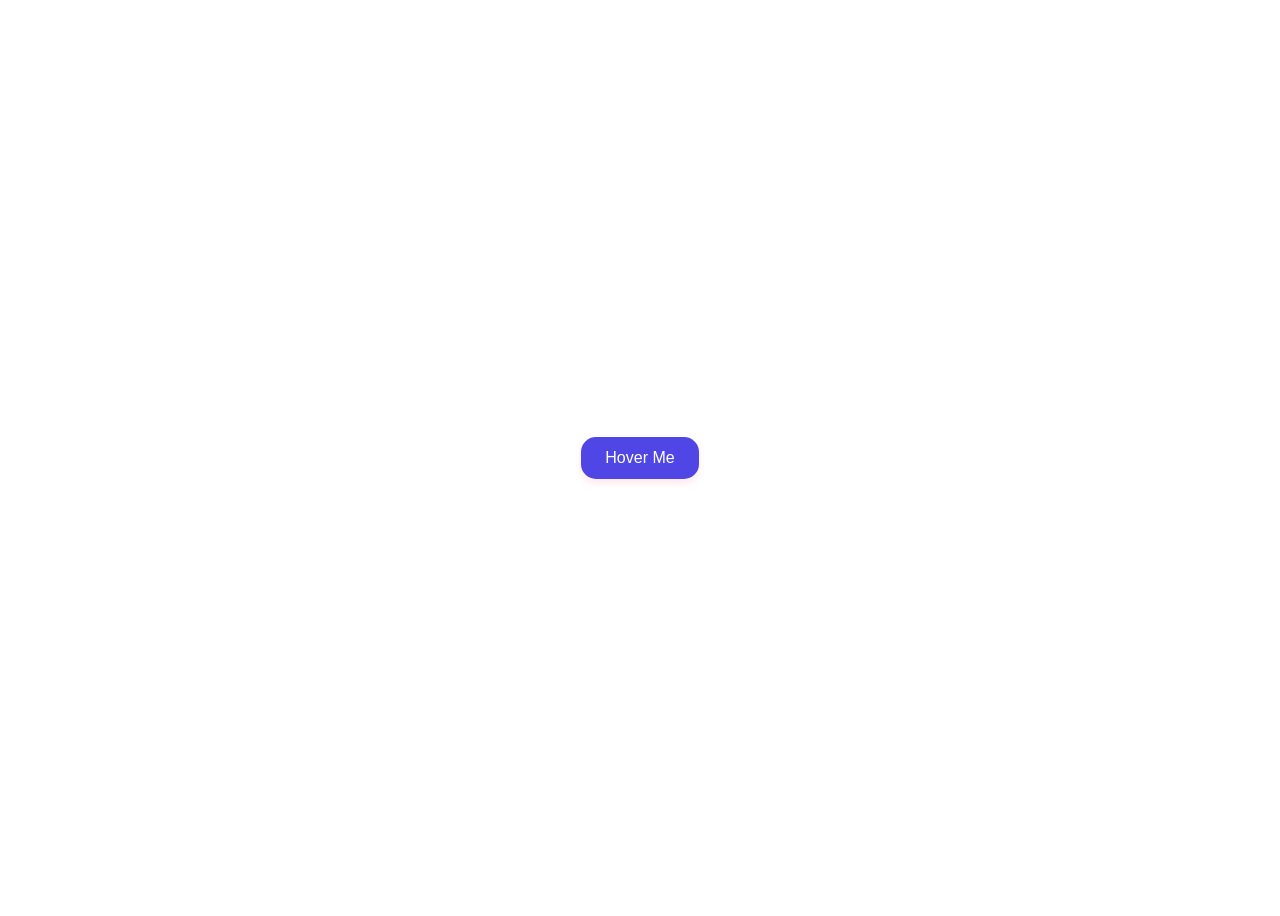
<file: proj_1/index.html>
<!DOCTYPE html>
<html lang="en">
<head>
    <meta charset="UTF-8">
    <meta name="viewport" content="width=device-width, initial-scale=1.0">
    <title>Project 1 - Hover Button</title>
    <link rel="stylesheet" href="style.css">
</head>
<body>
    <button class="btn">Hover Me</button>
</body>
</html>
</file>
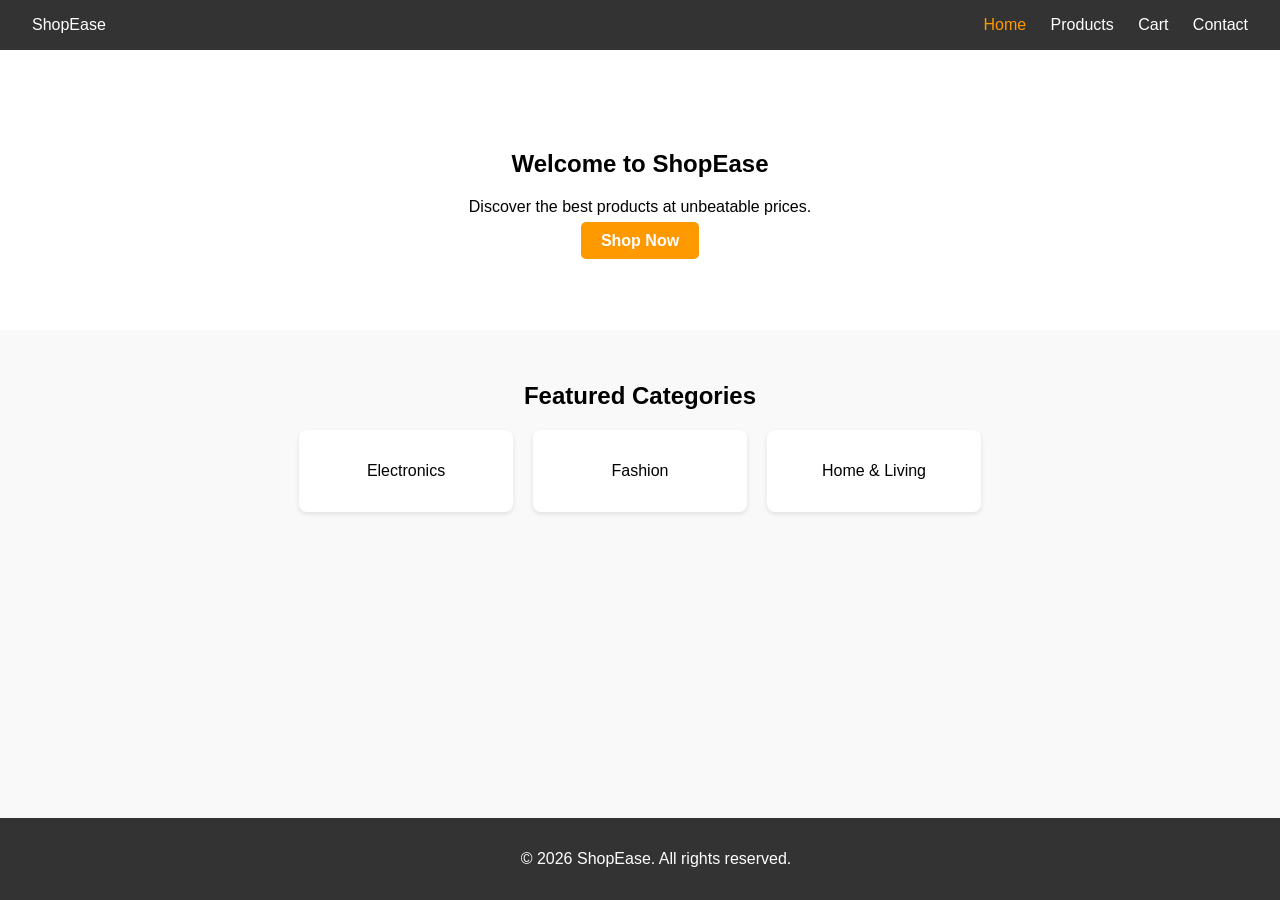
<file: proj_12/index.html>
<!DOCTYPE html>
<html lang="en">
<head>
    <meta charset="UTF-8">
    <meta name="viewport" content="width=device-width, initial-scale=1.0">
    <title>ShopEase - Home</title>
    <link rel="stylesheet" href="style-index.css"> 
</head>
<body>
    <header>
        <div class="logo">ShopEase</div>
       
        <nav>
            
            <a href="index.html" class="active">Home</a>
            <a href="products.html">Products</a>
            <a href="cart.html">Cart</a>
            <a href="contact.html">Contact</a>
        </nav>
    </header>

    <main>
        <section class="hero">
            <h1>Welcome to ShopEase</h1>
            <p>Discover the best products at unbeatable prices.</p>
            <a href="products.html" class="anuj">Shop Now</a>
        </section>

        <section class="featured">
            <h2>Featured Categories</h2>
            <div class="category-grid">
                <div class="card">Electronics</div>
                <div class="card">Fashion</div>
                <div class="card">Home & Living</div>
            </div>
        </section>
    </main>

    <footer>
        <p>&copy; 2026 ShopEase. All rights reserved.</p>
    </footer>
</body>
</html>
</file>
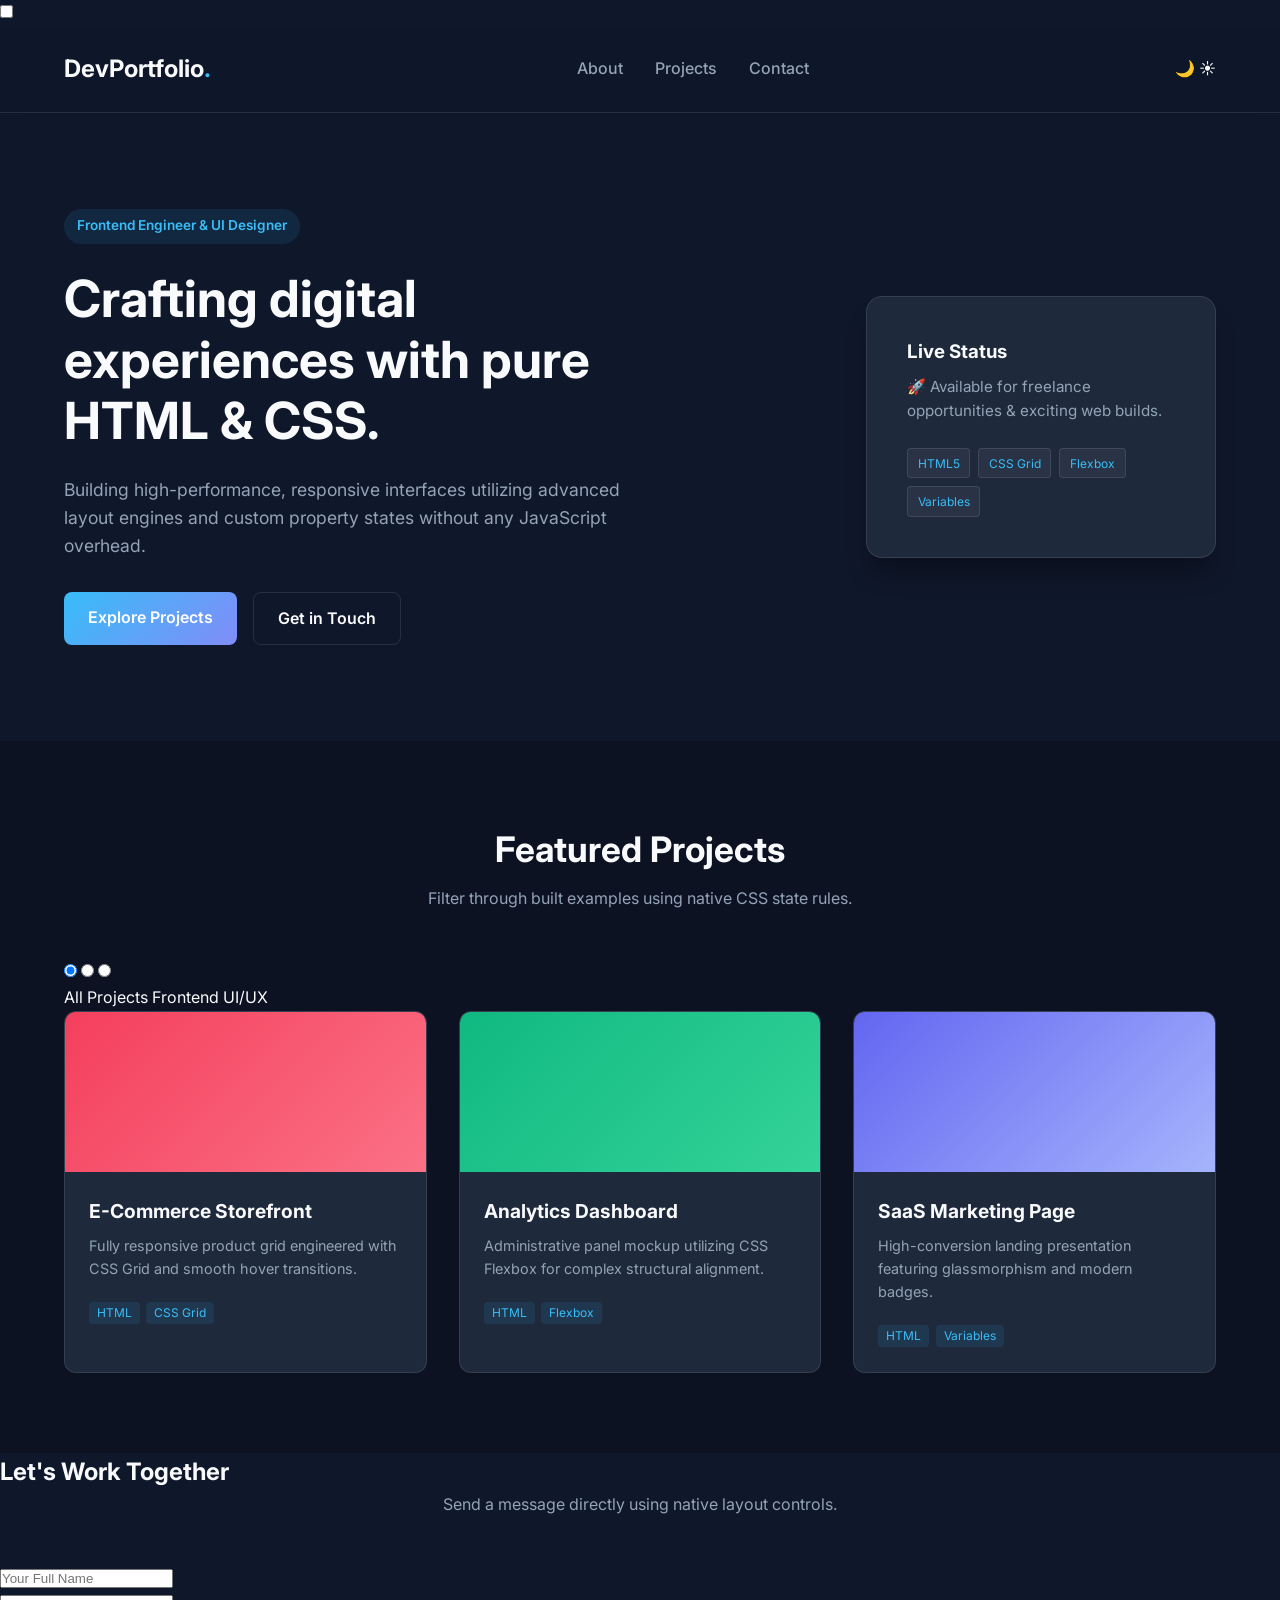
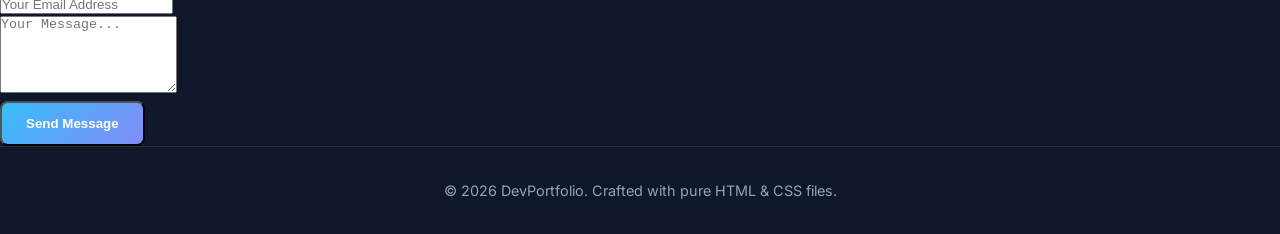
<file: proj_14/index.html>
<!DOCTYPE html>
<html lang="en">
<head>
    <meta charset="UTF-8">
    <meta name="viewport" content="width=device-width, initial-scale=1.0">
    <title>Advanced Developer Portfolio</title>
    <!-- Link to external CSS file -->
    <link rel="stylesheet" href="style.css">
    <!-- Google Fonts -->
    <link href="https://fonts.googleapis.com/css2?family=Inter:wght@300;400;500;600;700&display=swap" rel="stylesheet">
</head>
<body>

    <!-- Hidden Theme Checkbox for Pure CSS Dark/Light Toggle -->
    <input type="checkbox" id="theme-toggle">

    <div class="page-wrapper">
        <!-- Navigation Bar -->
        <header class="navbar">
            <div class="logo">DevPortfolio<span>.</span></div>
            <nav class="nav-links">
                <a href="#about">About</a>
                <a href="#projects">Projects</a>
                <a href="#contact">Contact</a>
            </nav>
            <!-- Theme Toggle Label Button -->
            <label for="theme-toggle" class="theme-btn" title="Toggle Dark/Light Mode">
                <span class="moon">🌙</span>
                <span class="sun">☀️</span>
            </label>
        </header>

        <!-- Hero Section -->
        <section class="hero" id="about">
            <div class="hero-content">
                <span class="badge">Frontend Engineer & UI Designer</span>
                <h1>Crafting digital experiences with pure HTML & CSS.</h1>
                <p>Building high-performance, responsive interfaces utilizing advanced layout engines and custom property states without any JavaScript overhead.</p>
                <div class="hero-buttons">
                    <a href="#projects" class="btn btn-primary">Explore Projects</a>
                    <a href="#contact" class="btn btn-outline">Get in Touch</a>
                </div>
            </div>
            <div class="hero-card">
                <div class="card-content">
                    <h3>Live Status</h3>
                    <p>🚀 Available for freelance opportunities & exciting web builds.</p>
                    <div class="tech-stack-tags">
                        <span>HTML5</span>
                        <span>CSS Grid</span>
                        <span>Flexbox</span>
                        <span>Variables</span>
                    </div>
                </div>
            </div>
        </section>

        <!-- Projects Section with Pure CSS Filtering -->
        <section id="projects" class="projects-section">
            <h2>Featured Projects</h2>
            <p class="section-subtitle">Filter through built examples using native CSS state rules.</p>
            
            <!-- Hidden Filter Radio Inputs -->
            <input type="radio" name="filter" id="filter-all" checked>
            <input type="radio" name="filter" id="filter-frontend">
            <input type="radio" name="filter" id="filter-ui">

            <!-- Filter Control Labels -->
            <div class="filter-buttons">
                <label for="filter-all" class="filter-lbl">All Projects</label>
                <label for="filter-frontend" class="filter-lbl">Frontend</label>
                <label for="filter-ui" class="filter-lbl">UI/UX</label>
            </div>

            <!-- Project Grid Container -->
            <div class="project-grid">
                <!-- Project 1 (Frontend) -->
                <div class="project-card card-frontend">
                    <div class="project-img bg-1"></div>
                    <div class="project-info">
                        <h3>E-Commerce Storefront</h3>
                        <p>Fully responsive product grid engineered with CSS Grid and smooth hover transitions.</p>
                        <div class="tags"><span>HTML</span><span>CSS Grid</span></div>
                    </div>
                </div>

                <!-- Project 2 (UI/UX) -->
                <div class="project-card card-ui">
                    <div class="project-img bg-2"></div>
                    <div class="project-info">
                        <h3>Analytics Dashboard</h3>
                        <p>Administrative panel mockup utilizing CSS Flexbox for complex structural alignment.</p>
                        <div class="tags"><span>HTML</span><span>Flexbox</span></div>
                    </div>
                </div>

                <!-- Project 3 (Frontend) -->
                <div class="project-card card-frontend">
                    <div class="project-img bg-3"></div>
                    <div class="project-info">
                        <h3>SaaS Marketing Page</h3>
                        <p>High-conversion landing presentation featuring glassmorphism and modern badges.</p>
                        <div class="tags"><span>HTML</span><span>Variables</span></div>
                    </div>
                </div>
            </div>
        </section>

        <!-- Contact Form Section with Pure CSS Validation -->
        <section id="contact" class="contact-section">
            <h2>Let's Work Together</h2>
            <p class="section-subtitle">Send a message directly using native layout controls.</p>
            
            <form class="contact-form" onsubmit="return false;">
                <div class="input-group">
                    <input type="text" placeholder="Your Full Name" required>
                </div>
                <div class="input-group">
                    <input type="email" placeholder="Your Email Address" required>
                </div>
                <div class="input-group">
                    <textarea placeholder="Your Message..." rows="5" required></textarea>
                </div>
                <button type="submit" class="btn btn-primary submit-btn">Send Message</button>
            </form>
        </section>

        <!-- Footer -->
        <footer>
            <p>&copy; 2026 DevPortfolio. Crafted with pure HTML & CSS files.</p>
        </footer>
    </div>

</body>
</html>
</file>
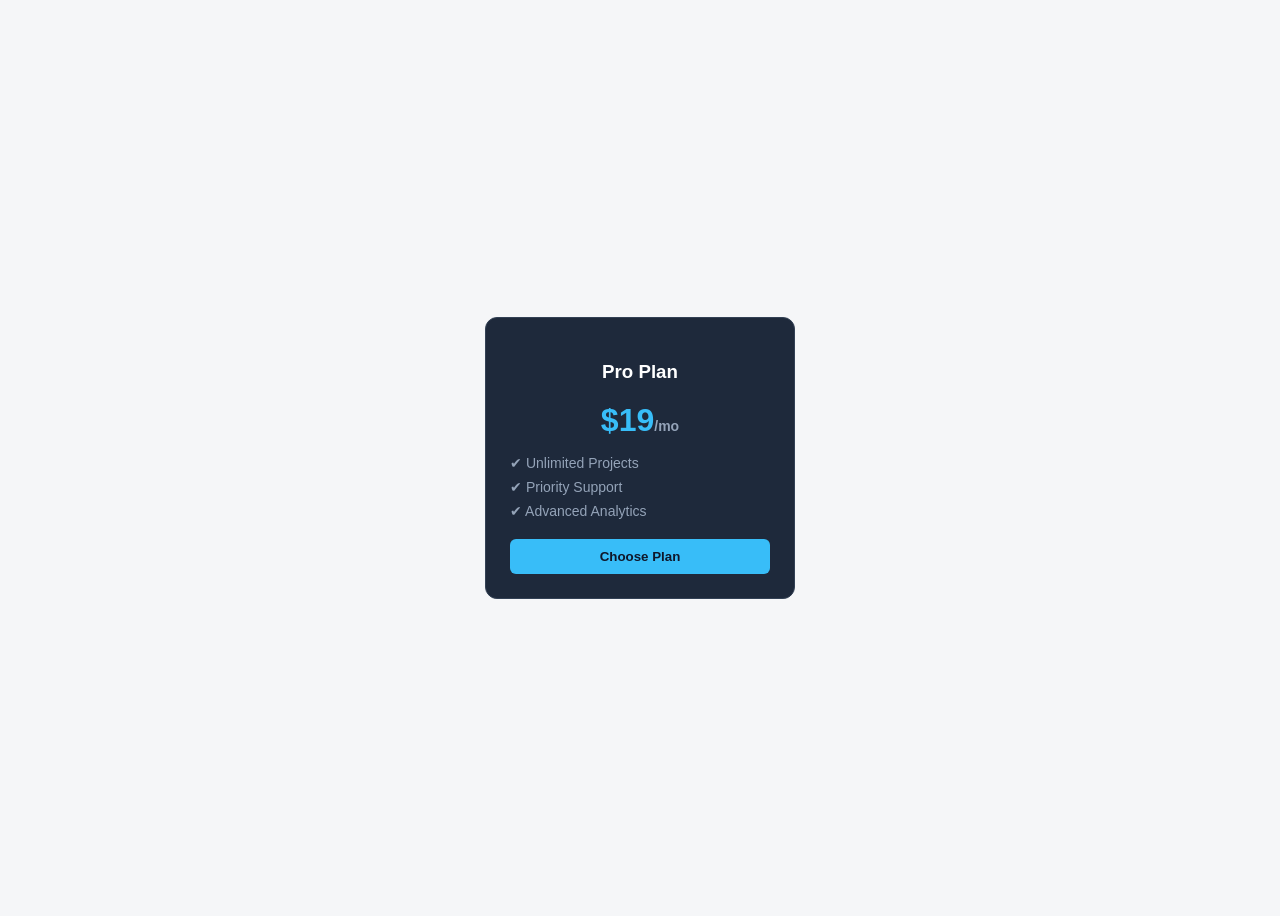
<file: proj_7/index.html>
<!DOCTYPE html>
<html lang="en">
<head>
    <meta charset="UTF-8">
    <meta name="viewport" content="width=device-width, initial-scale=1.0">
    <title>Project 6 - Pricing Card</title>
    <link rel="stylesheet" href="style.css">
</head>
<body>
    <div class="pricing-card">
        <h3>Pro Plan</h3>
        <div class="price">$19<span class="period">/mo</span></div>
        <ul class="features">
            <li>✔ Unlimited Projects</li>
            <li>✔ Priority Support</li>
            <li>✔ Advanced Analytics</li>
        </ul>
        <button>Choose Plan</button>
    </div>
</body>
</html>
</file>
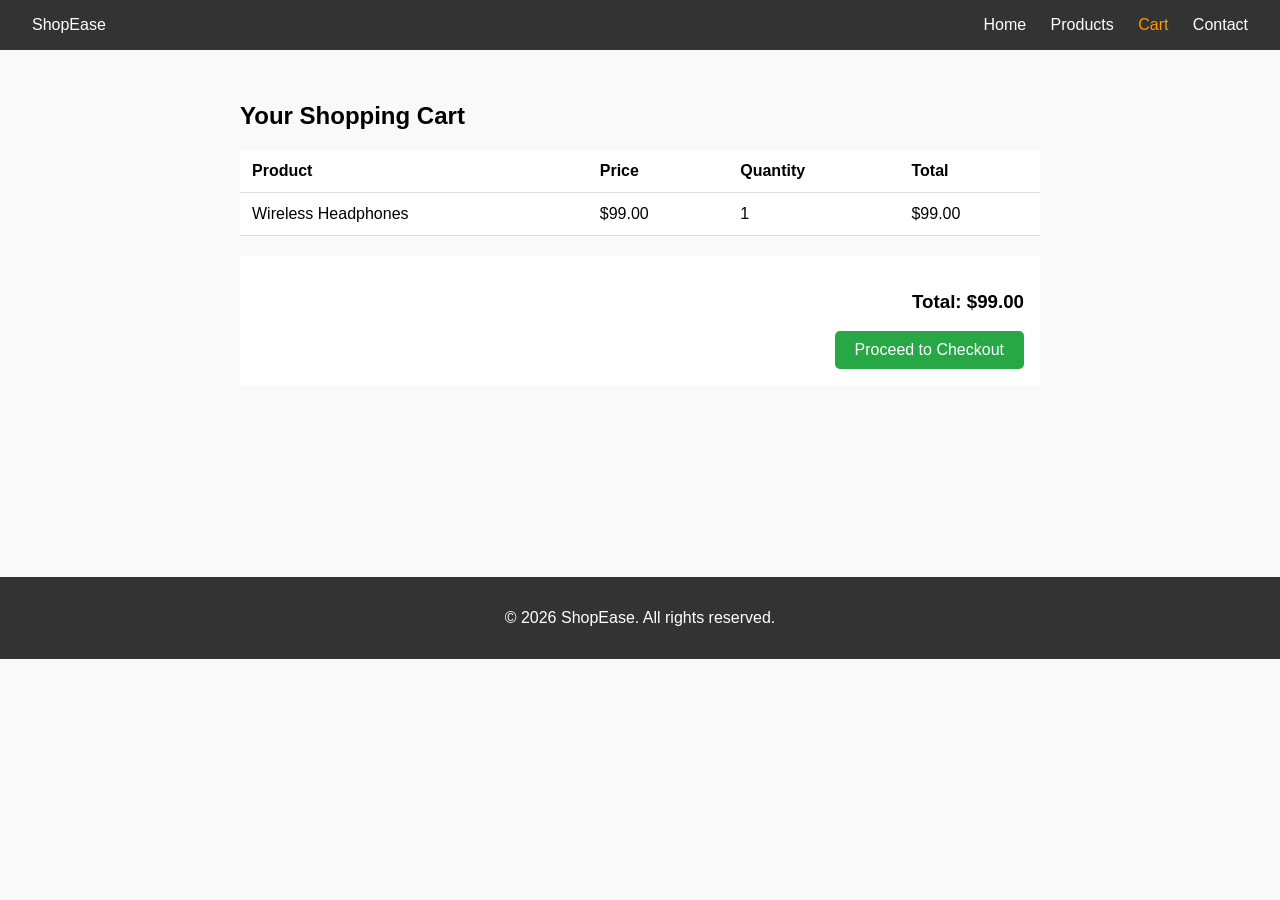
<file: proj_12/cart.html>
<!DOCTYPE html>
<html lang="en">
<head>
    <meta charset="UTF-8">
    <meta name="viewport" content="width=device-width, initial-scale=1.0">
    <title>ShopEase - Cart</title>
    <link rel="stylesheet" href="style-cart.css">
</head>
<body>
    <header>
        <div class="logo">ShopEase</div>
        <nav>
            <a href="index.html">Home</a>
            <a href="products.html">Products</a>
            <a href="cart.html" class="active">Cart</a>
            <a href="contact.html">Contact</a>
        </nav>
    </header>

    <main class="cart-container">
        <h2>Your Shopping Cart</h2>
        <table>
            <tr>
                <th>Product</th>
                <th>Price</th>
                <th>Quantity</th>
                <th>Total</th>
            </tr>
            <tr>
                <td>Wireless Headphones</td>
                <td>$99.00</td>
                <td>1</td>
                <td>$99.00</td>
            </tr>
        </table>
        <div class="cart-summary">
            <h3>Total: $99.00</h3>
            <button class="checkout-btn">Proceed to Checkout</button>
        </div>
    </main>

    <footer>
        <p>&copy; 2026 ShopEase. All rights reserved.</p>
    </footer>
</body>
</html>
</file>
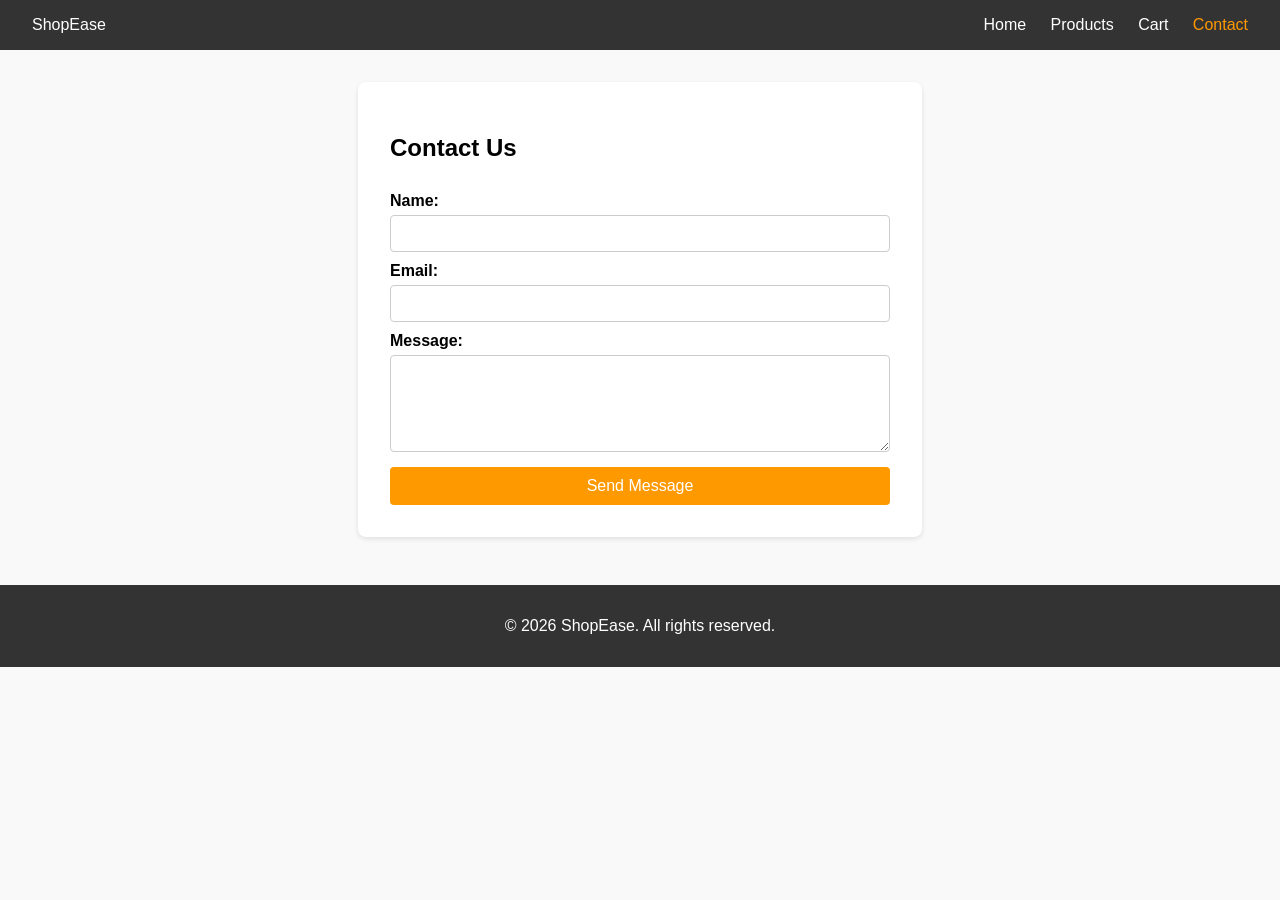
<file: proj_12/contact.html>
<!DOCTYPE html>
<html lang="en">
<head>
    <meta charset="UTF-8">
    <meta name="viewport" content="width=device-width, initial-scale=1.0">
    <title>ShopEase - Contact Us</title>
    <link rel="stylesheet" href="style-contact.css">
</head>
<body>
    <header>
        <div class="logo">ShopEase</div>
        <nav>
            <a href="index.html">Home</a>
            <a href="products.html">Products</a>
            <a href="cart.html">Cart</a>
            <a href="contact.html" class="active">Contact</a>
        </nav>
    </header>

    <main class="contact-container">
        <h2>Contact Us</h2>
        <form>
            <label for="name">Name:</label>
            <input type="text" id="name" required>

            <label for="email">Email:</label>
            <input type="email" id="email" required>

            <label for="message">Message:</label>
            <textarea id="message" rows="5" required></textarea>

            <button type="submit">Send Message</button>
        </form>
    </main>

    <footer>
        <p>&copy; 2026 ShopEase. All rights reserved.</p>
    </footer>
</body>
</html>
</file>
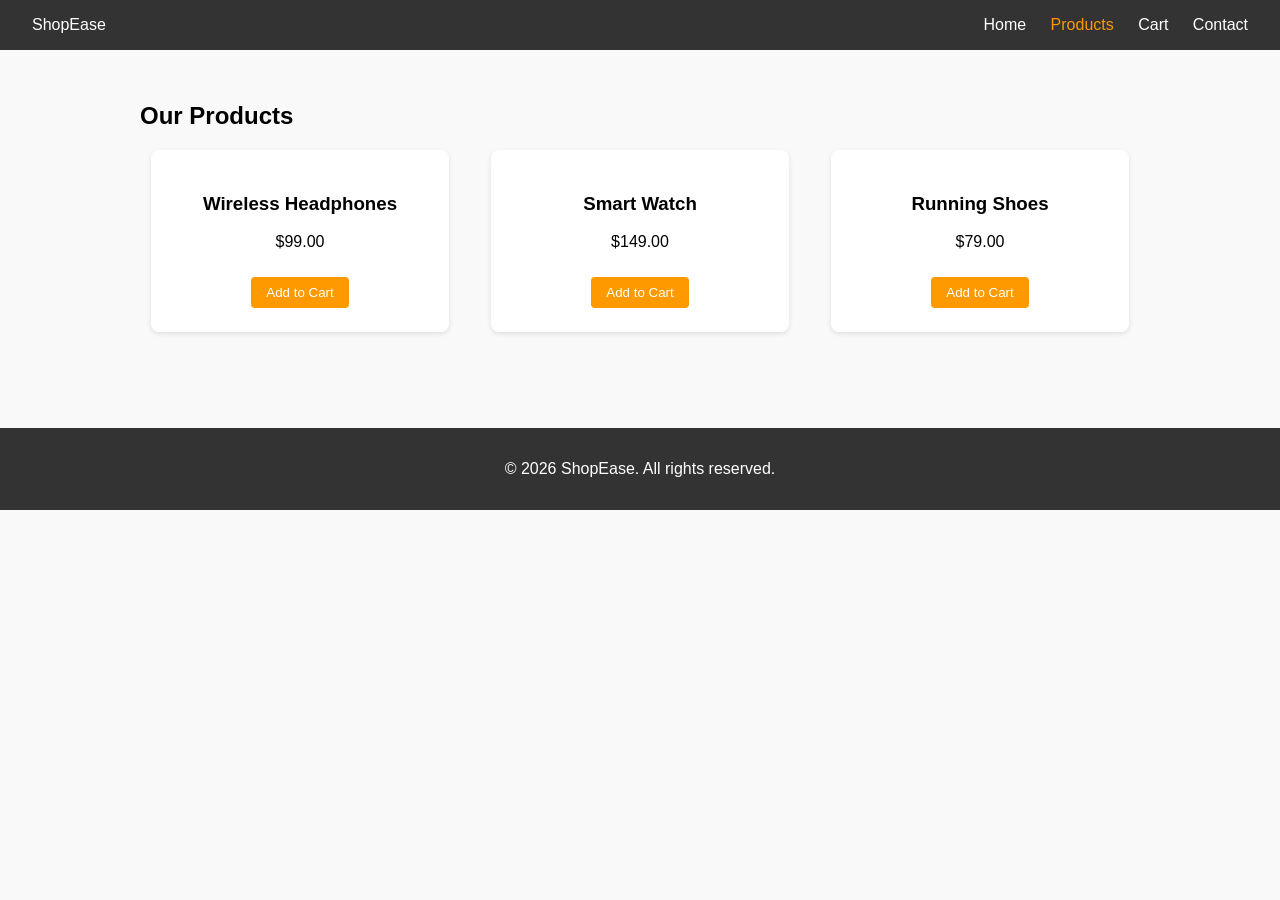
<file: proj_12/products.html>
<!DOCTYPE html>
<html lang="en">
<head>
    <meta charset="UTF-8">
    <meta name="viewport" content="width=device-width, initial-scale=1.0">
    <title>ShopEase - Products</title>
    <link rel="stylesheet" href="style-products.css">
</head>
<body>
    <header>
        <div class="logo">ShopEase</div>
        <nav>
            <a href="index.html">Home</a>
            <a href="products.html" class="active">Products</a>
            <a href="cart.html">Cart</a>
            <a href="contact.html">Contact</a>
        </nav>
    </header>

    <main class="products-container">
        <h2>Our Products</h2>
        <div class="product-grid">
            <div class="product-card">
                <h3>Wireless Headphones</h3>
                <p>$99.00</p>
                <button>Add to Cart</button>
            </div>
            <div class="product-card">
                <h3>Smart Watch</h3>
                <p>$149.00</p>
                <button>Add to Cart</button>
            </div>
            <div class="product-card">
                <h3>Running Shoes</h3>
                <p>$79.00</p>
                <button>Add to Cart</button>
            </div>
        </div>
    </main>

    <footer>
        <p>&copy; 2026 ShopEase. All rights reserved.</p>
    </footer>
</body>
</html>
</file>
<file: proj_1/style.css>
body { 
    display: flex; 
    justify-content: center; 
    align-items: center; 
    height: 100vh; 
    background:white; 
    font-family: sans-serif; 
}

.btn {
    background-color: #4f46e5;
    color: white;
    padding: 12px 24px;
    font-size: 16px;
   font-weight: lighter;
    border: cyan;
    border-radius: 15px;
    cursor: pointer;
    transition: background 0.2s, transform 0.2s, box-shadow cubic-bezier(0.19, 1, 0.22, 1);
    box-shadow: 0 4px 6px rgba(255, 32, 32, 0.1);
}

.btn:hover {
    background-color: #38ca42;
    transform: translateX(-20px);
    box-shadow: 0 6px 12px rgba(0, 0, 0, 0.15);
}
</file>
<file: proj_12/style-index.css>
body {
    font-family: Arial, sans-serif;
    margin: 0;
    padding: 0;
    background-color: #f9f9f9;
}

header {
    background: #333;
    color: #fff;
    display: flex;
    justify-content: space-between;
    padding: 1rem 2rem;
    align-items: center;
}

nav a {
    color: #fff;
    text-decoration: none;
    margin-left: 20px;
}

nav a.active,
nav a:hover {
    color: #ff9900;
}

.hero {
    text-align: center;
    padding: 5rem 1rem;
    background: #fff;
}

.anuj {
    background: #ff9900;
    color: white;
    padding: 10px 20px;
    text-decoration: none;
    border-radius: 5px;
    font-weight: bold;
}

.featured {
    padding: 2rem;
    text-align: center;
}

.category-grid {
    display: flex;
    justify-content: center;
    gap: 20px;
    margin-top: 20px;
}

.card {
    background: white;
    padding: 2rem;
    border-radius: 8px;
    box-shadow: 0 2px 5px rgba(0, 0, 0, 0.1);
    width: 150px;
}

footer {
    text-align: center;
    padding: 1rem;
    background: #333;
    color: white;
    position: absolute;
    bottom: 0;
    width: 100%;
}
</file>
<file: proj_14/style.css>
/* --- Global Styles & Variables --- */
:root {
    --bg-color: #0f172a;
    --card-bg: #1e293b;
    --text-primary: #f8fafc;
    --text-secondary: #94a3b8;
    --accent-color: #38bdf8;
    --accent-gradient: linear-gradient(135deg, #38bdf8 0%, #818cf8 100%);
    --border-color: rgba(255, 255, 255, 0.1);
}

* {
    margin: 0;
    padding: 0;
    box-sizing: border-box;
}

body {
    font-family: 'Inter', sans-serif;
    background-color: var(--bg-color);
    color: var(--text-primary);
    line-height: 1.6;
    overflow-x: hidden;
}

/* --- Navigation Bar --- */
.navbar {
    display: flex;
    justify-content: space-between;
    align-items: center;
    padding: 1.5rem 5%;
    border-bottom: 1px solid var(--border-color);
    position: sticky;
    top: 0;
    background-color: rgba(15, 23, 42, 0.9);
    backdrop-filter: blur(10px);
    z-index: 100;
}

.logo {
    font-size: 1.5rem;
    font-weight: 700;
}

.logo span {
    color: var(--accent-color);
}

.nav-links {
    display: flex;
    align-items: center;
    gap: 2rem;
}

.nav-links a {
    text-decoration: none;
    color: var(--text-secondary);
    font-weight: 500;
    transition: color 0.3s ease;
}

.nav-links a:hover {
    color: var(--text-primary);
}

.btn-nav {
    background: var(--accent-gradient);
    color: #fff !important;
    padding: 0.5rem 1.2rem;
    border-radius: 6px;
    font-weight: 600;
}

/* --- Hero Section --- */
.hero {
    display: flex;
    align-items: center;
    justify-content: space-between;
    padding: 6rem 5%;
    gap: 4rem;
}

.hero-content {
    max-width: 600px;
}

.badge {
    display: inline-block;
    background: rgba(56, 189, 248, 0.1);
    color: var(--accent-color);
    padding: 0.4rem 0.8rem;
    border-radius: 20px;
    font-size: 0.85rem;
    font-weight: 600;
    margin-bottom: 1.5rem;
}

.hero h1 {
    font-size: 3.2rem;
    font-weight: 700;
    line-height: 1.2;
    margin-bottom: 1.5rem;
}

.hero p {
    color: var(--text-secondary);
    font-size: 1.1rem;
    margin-bottom: 2rem;
}

.hero-buttons {
    display: flex;
    gap: 1rem;
}

.btn {
    padding: 0.8rem 1.5rem;
    border-radius: 8px;
    font-weight: 600;
    text-decoration: none;
    transition: transform 0.2s ease, opacity 0.2s ease;
}

.btn:hover {
    transform: translateY(-2px);
}

.btn-primary {
    background: var(--accent-gradient);
    color: #fff;
}

.btn-outline {
    border: 1px solid var(--border-color);
    color: var(--text-primary);
}

/* Hero Right Card */
.hero-card {
    background: var(--card-bg);
    border: 1px solid var(--border-color);
    padding: 2.5rem;
    border-radius: 16px;
    position: relative;
    width: 350px;
    box-shadow: 0 20px 25px -5px rgba(0, 0, 0, 0.3);
}

.hero-card h3 {
    margin-bottom: 0.5rem;
}

.hero-card p {
    font-size: 0.95rem;
    margin-bottom: 1.5rem;
}

.tech-stack-tags {
    display: flex;
    flex-wrap: wrap;
    gap: 0.5rem;
}

.tech-stack-tags span {
    background: rgba(255, 255, 255, 0.05);
    padding: 0.3rem 0.6rem;
    border-radius: 4px;
    font-size: 0.75rem;
    color: var(--accent-color);
    border: 1px solid var(--border-color);
}

/* --- Projects Section --- */
.projects-section {
    padding: 5rem 5%;
    background-color: rgba(0, 0, 0, 0.2);
}

.projects-section h2 {
    font-size: 2.2rem;
    margin-bottom: 0.5rem;
    text-align: center;
}

.section-subtitle {
    text-align: center;
    color: var(--text-secondary);
    margin-bottom: 3rem;
}

.project-grid {
    display: grid;
    grid-template-columns: repeat(auto-fit, minmax(300px, 1fr));
    gap: 2rem;
}

.project-card {
    background: var(--card-bg);
    border: 1px solid var(--border-color);
    border-radius: 12px;
    overflow: hidden;
    transition: transform 0.3s ease, border-color 0.3s ease;
}

.project-card:hover {
    transform: translateY(-5px);
    border-color: var(--accent-color);
}

.project-img {
    height: 160px;
    width: 100%;
}

/* Unique card headers gradients */
.bg-1 { background: linear-gradient(135deg, #f43f5e, #fb7185); }
.bg-2 { background: linear-gradient(135deg, #10b981, #34d399); }
.bg-3 { background: linear-gradient(135deg, #6366f1, #a5b4fc); }

.project-info {
    padding: 1.5rem;
}

.project-info h3 {
    margin-bottom: 0.5rem;
    font-size: 1.2rem;
}

.project-info p {
    color: var(--text-secondary);
    font-size: 0.9rem;
    margin-bottom: 1.2rem;
}

.tags span {
    font-size: 0.75rem;
    background: rgba(56, 189, 248, 0.1);
    color: var(--accent-color);
    padding: 0.2rem 0.5rem;
    border-radius: 4px;
    margin-right: 0.4rem;
}

/* --- Footer --- */
footer {
    text-align: center;
    padding: 2rem;
    border-top: 1px solid var(--border-color);
    color: var(--text-secondary);
    font-size: 0.9rem;
}

/* --- Responsive Media Query --- */
@media (max-width: 768px) {
    .hero {
        flex-direction: column;
        text-align: center;
    }
    .hero-buttons {
        justify-content: center;
    }
    .hero-card {
        width: 100%;
    }
    .nav-links {
        display: none; /* simple mobile cleanup */
    }
}
</file>
<file: proj_7/style.css>
body { 
    display: flex; 
    justify-content: center; 
    align-items: center; 
    height: 100vh; 
    background: #f5f6f8; 
    font-family: sans-serif; 
}

.pricing-card {
    background: #1e293b; 
    color: white; 
    width: 260px; 
    padding: 24px;
    border-radius: 12px; 
    border: 1px solid #334155; 
    text-align: center;
}







.price { 
    font-size: 32px; 
    font-weight: bold; 
    color: #38bdf8; 
    margin: 16px 0; 
}

.period {
    font-size: 14px; 
    color: #94a3b8;
}

.features { 
    list-style: none; 
    padding: 0; 
    margin: 0 0 20px; 
    color: #94a3b8; 
    font-size: 14px; 
    text-align: left; 
}

.features li { 
    margin-bottom: 8px; 
}

.pricing-card button { 
    background: #38bdf8; 
    color: #0f172a; 
    border: none; 
    padding: 10px; 
    width: 100%; 
    border-radius: 6px; 
    font-weight: bold; 
    cursor: pointer; 
}

.pricing-card button:hover {
    background: #0ea5e9;
}
</file>
<file: proj_12/style-cart.css>
body { font-family: Arial, sans-serif; margin: 0; padding: 0; background-color: #f9f9f9; }
header { background: #333; color: #fff; display: flex; justify-content: space-between; padding: 1rem 2rem; align-items: center; }
nav a { color: #fff; text-decoration: none; margin-left: 20px; }
nav a.active, nav a:hover { color: #ff9900; }
.cart-container { padding: 2rem; max-width: 800px; margin: auto; }
table { width: 100%; border-collapse: collapse; background: white; margin-bottom: 20px; }
th, td { padding: 12px; border-bottom: 1px solid #ddd; text-align: left; }
.cart-summary { text-align: right; background: white; padding: 1rem; }
.checkout-btn { background: #28a745; color: white; border: none; padding: 10px 20px; border-radius: 5px; cursor: pointer; font-size: 1rem; }
footer { text-align: center; padding: 1rem; background: #333; color: white; margin-top: 10rem; }
</file>
<file: proj_12/style-contact.css>
body { font-family: Arial, sans-serif; margin: 0; padding: 0; background-color: #f9f9f9; }
header { background: #333; color: #fff; display: flex; justify-content: space-between; padding: 1rem 2rem; align-items: center; }
nav a { color: #fff; text-decoration: none; margin-left: 20px; }
nav a.active, nav a:hover { color: #ff9900; }
.contact-container { padding: 2rem; max-width: 500px; margin: auto; background: white; margin-top: 2rem; border-radius: 8px; box-shadow: 0 2px 5px rgba(0,0,0,0.1); }
form { display: flex; flex-direction: column; }
label { margin-top: 10px; font-weight: bold; }
input, textarea { padding: 10px; margin-top: 5px; border: 1px solid #ccc; border-radius: 4px; }
button { background: #ff9900; color: white; border: none; padding: 10px; margin-top: 15px; border-radius: 4px; cursor: pointer; font-size: 1rem; }
footer { text-align: center; padding: 1rem; background: #333; color: white; margin-top: 3rem; }
</file>
<file: proj_12/style-products.css>
body { font-family: Arial, sans-serif; margin: 0; padding: 0; background-color: #f9f9f9; }
header { background: #333; color: #fff; display: flex; justify-content: space-between; padding: 1rem 2rem; align-items: center; }
nav a { color: #fff; text-decoration: none; margin-left: 20px; }
nav a.active, nav a:hover { color: #ff9900; }
.products-container { padding: 2rem; max-width: 1000px; margin: auto; }
.product-grid { display: flex; gap: 20px; justify-content: space-around; margin-top: 20px; }
.product-card { background: white; padding: 1.5rem; border-radius: 8px; box-shadow: 0 2px 5px rgba(0,0,0,0.1); text-align: center; width: 250px; }
.product-card button { background: #ff9900; color: white; border: none; padding: 8px 15px; border-radius: 4px; cursor: pointer; margin-top: 10px; }
footer { text-align: center; padding: 1rem; background: #333; color: white; margin-top: 4rem; }
</file>
